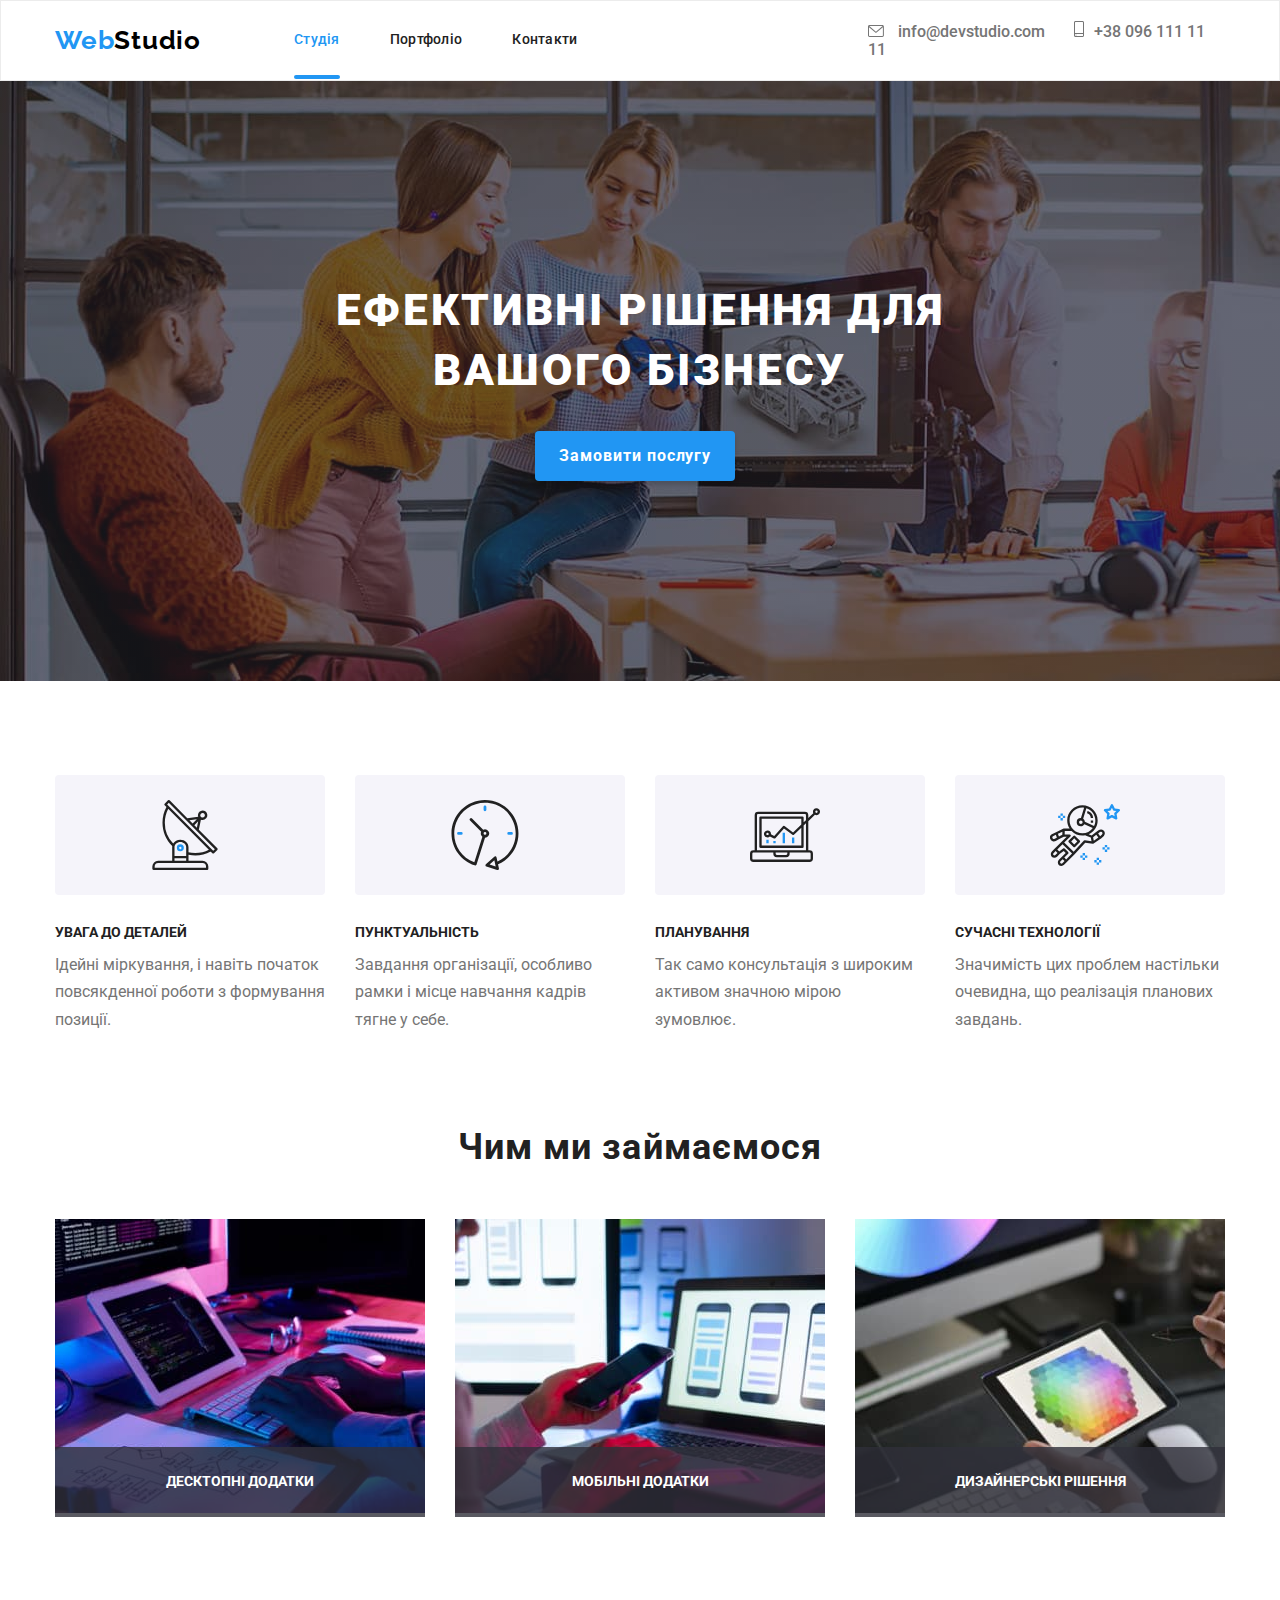
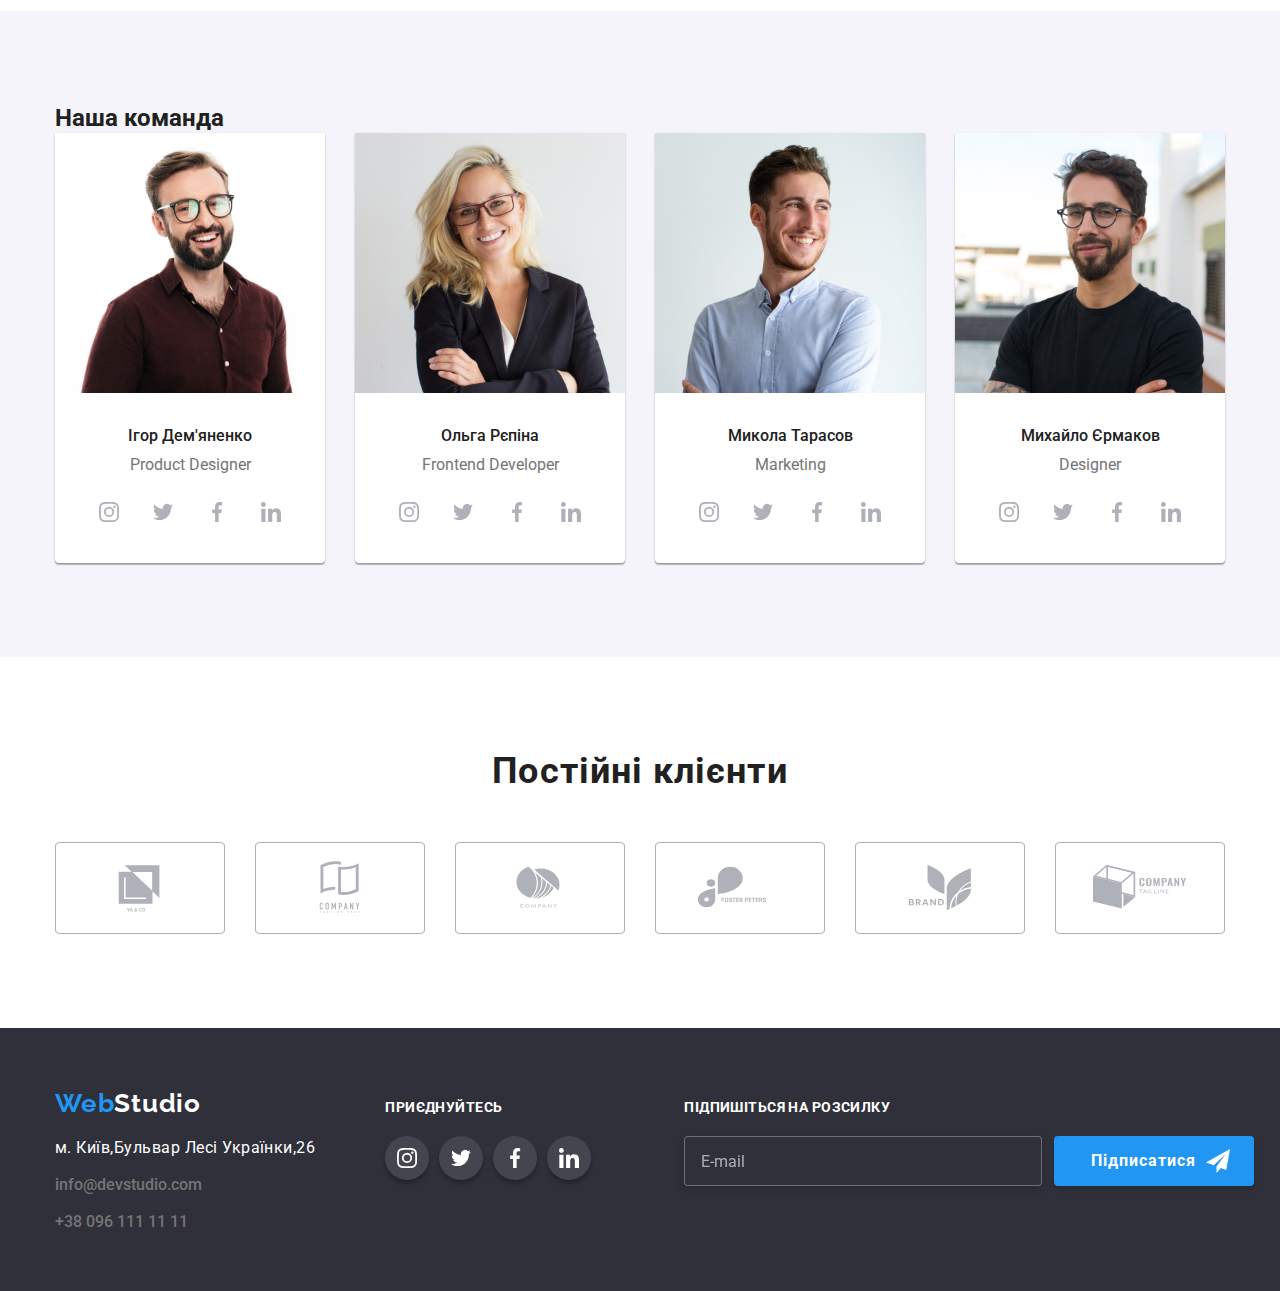
<file: index.html>
<!DOCTYPE html>
<html lang="ua">

<head>
    <meta charset="UTF-8">
    <meta http-equiv="X-UA-Compatible" content="IE=edge">
    <meta name="viewport" content="width=device-width, initial-scale=1.0">
    <title>goit-markup-hw-07</title>
    <link rel="stylesheet" href="./modern-normalize.css">
    <link rel="stylesheet" href="./css/main.min.css" />
    <link rel="preconnect" href="https://fonts.googleapis.com">
    <link rel="preconnect" href="https://fonts.gstatic.com" crossorigin>
    <link href="https://fonts.googleapis.com/css2?family=Raleway:wght@700&family=Roboto:wght@400;500;700;900&display=swap"
            rel="stylesheet">
</head>

<body>
    <header class="header">
        <div class="container">
            <div class="container__flex">
                <!--logo-->
                <a href="./index.html" lang="en" class="header__logo">Web<span class="header__logo-span"
                        lang="en">Studio</span>
                </a>
                <!--Navigation-->
                <nav class="nav">
                    <ul class="nav__list">
                        <li><a href="./index.html" class="nav__link current ">Студія</a></li>
                        <li><a href="./portfolio.html" class="nav__link">Портфоліо</a></li>
                        <li><a href="./index.html" class="nav__link">Контакти</a></li>
                    </ul>
                </nav>
                <!--Kontakty-->
                <ul class="contacts">
                    <a href="mailto:info@devstudio.com" class="contacts__link"><svg class="icon-header-mail" width="16"
                            height="12">
                            <use href="./images/symbol-svg.svg#header-icon1"></use>
                        </svg> info@devstudio.com</a>
                    <a href="tel:+380961111111" class="contacts__link">
                        <svg class="icon-header-mail" width="10" height="16">
                            <use href="./images/symbol-svg.svg#header-icon2"></use>
                        </svg>+38 096 111 11 11
                    </a>
                </ul>
            </div>
        </div>
    </header>
    <!--Main Button-->
    <section class="section section-hero">
        <div class="container container-button-main">
            <h1 class="section-hero__title">Ефективні рішення для <br /> вашого бізнесу</h1>
            <button data-modal-open type="button" class="section-hero__button">Замовити послугу</button>
        </div>
    </section>
    <!--Main-kontent-->
    <main>
        <section class="section">
            <div class="container">
                <h2 hidden> Нашi перваги </h2>
                <!--Uwaga-detalej-->
                <ul class="list-box">
                    <li class="list-box__item">
                        <div class="list-box__icon">
                            <svg class="icon-header-mail" width="70" height="70">
                                <use href="./images/symbol-svg.svg#opportunites-icon1"></use>
                            </svg>
                        </div>
                        <h3 class="list-box__title">
                            УВАГА ДО ДЕТАЛЕЙ
                        </h3>
                        <p class="list-box__text">Ідейні міркування, і навіть початок повсякденної роботи з формування
                            позиції.</p>
                    </li>
                    <!--Punkt-->
                    <li class="list-box__item">
                        <div class="list-box__icon">
                            <svg class="icon-header-mail" width="70" height="70">
                                <use href="./images/symbol-svg.svg#opportunites-icon2"></use>
                            </svg>
                        </div>
                        <h3 class="list-box__title">
                            ПУНКТУАЛЬНІСТЬ
                        </h3>
                        <p class="list-box__text">Завдання організації, особливо рамки і місце навчання кадрів тягне у себе.
                        </p>
                    </li>
                    <!--Plany-->
                    <li class="list-box__item">
                        <div class="list-box__icon">
                            <svg class="icon-header-mail" width="70" height="70">
                                <use href="./images/symbol-svg.svg#opportunites-icon3"></use>
                            </svg>
                        </div>
                        <h3 class="list-box__title">
                            ПЛАНУВАННЯ
                        </h3>
                        <p class="list-box__text">Так само консультація з широким активом значною мірою зумовлює.</p>
                    </li>
                    <!--Technologii-->
                    <li class="list-box__item">
                        <div class="list-box__icon">
                            <svg class="icon-header-mail" width="70" height="70">
                                <use href="./images/symbol-svg.svg#opportunites-icon4"></use>
                            </svg>
                        </div>
                        <h3 class="list-box__title">
                            СУЧАСНІ ТЕХНОЛОГІЇ
                        </h3>
                        <p class="list-box__text">Значимість цих проблем настільки очевидна, що реалізація планових завдань.
                        </p>
                    </li>
                </ul>
            </div>
        </section>
        <!--Blok-Img-Nazwa-->
        <section class="section-about-us">
            <div class="container">
                <h2 class="section-about-us__title">
                    Чим ми займаємося
                </h2>
                <!--images-->
                <ul class="section-about-us__img">
                    <li class="img">
                        <div class="box-computer-img">
                            <img src="./images/img1.jpg" alt="Tablet" width="370px" height="294" />
                            <p class="text-on-img">Десктопні додатки</p>
                        </div>
                    </li>
                    <li class="img">
                        <div class="box-computer-img">
                            <img src="./images/img2.jpg" alt="Telefon" width="370px" height="294" />
                            <p class="text-on-img">Мобільні додатки</p>
                        </div>
                    </li>
                    <li class="img">
                        <div class="box-computer-img">
                            <img src="./images/img3.jpg" alt="Tablet2" width="370px" height="294" />
                            <p class="text-on-img">Дизайнерські рішення</p>
                        </div>
                    </li>
                </ul>
            </div>
        </section>
        <!--Komanda-->
        <section class="section section-command">
            <div class="container">
                <h2 class="box-img-title">
                    Наша команда
                </h2>
                <!--img-Komanda-->
                <div class="team">
                    <li class="box-team">
                        <img class="img-komanda" src="./images/img4.jpg" alt="Ігор Дем'яненко" width=270px
                            height="260" />
                        <h3 class="title-team">Ігор Дем'яненко</h3>
                        <p class="text-team">Product Designer</p>
                        <div class="icon-team">
                            <a href="" class="link-social-icon">
                                <svg class="icon-social" width="20" height="20">
                                    <use href="./images/symbol-svg.svg#instagram-icon"></use>
                                </svg>
                            </a>
                            <a href="" class="link-social-icon">
                                <svg class="icon-social" width="20" height="20">
                                    <use href="./images/symbol-svg.svg#twitter-icon"></use>
                                </svg>
                            </a>
                            <a href="" class="link-social-icon">
                                <svg class="icon-social" width="20" height="20">
                                    <use href="./images/symbol-svg.svg#facebook-icon"></use>
                                </svg>
                            </a>
                            <a href="" class="link-social-icon">
                                <svg class="icon-social" width="20" height="20">
                                    <use href="./images/symbol-svg.svg#linkedin-icon"></use>
                                </svg>
                            </a>
                        </div>
                    </li>
                    <li class="box-team">
                        <img class="img-komanda" src="./images/img5.jpg" alt="Ольга Рєпіна" width=270px height="260" />
                        <h3 class="title-team">Ольга Рєпіна</h3>
                        <p class="text-team">Frontend Developer</p>
                        <div class="icon-team">
                            <a href="" class="link-social-icon">
                                <svg class="icon-social" width="20" height="20">
                                    <use href="./images/symbol-svg.svg#instagram-icon"></use>
                                </svg>
                            </a>
                            <a href="" class="link-social-icon">
                                <svg class="icon-social" width="20" height="20">
                                    <use href="./images/symbol-svg.svg#twitter-icon"></use>
                                </svg>
                            </a>
                            <a href="" class="link-social-icon">
                                <svg class="icon-social" width="20" height="20">
                                    <use href="./images/symbol-svg.svg#facebook-icon"></use>
                                </svg>
                            </a>
                            <a href="" class="link-social-icon">
                                <svg class="icon-social" width="20" height="20">
                                    <use href="./images/symbol-svg.svg#linkedin-icon"></use>
                                </svg>
                            </a>
                        </div>
                    </li>
                    <li class="box-team">
                        <img class="img-komanda" src="./images/img6.jpg" alt="Микола Тарасов" width=270px
                            height="260" />
                        <h3 class="title-team">Микола Тарасов</h3>
                        <p class="text-team">Marketing</p>
                        <div class="icon-team">
                            <a href="" class="link-social-icon">
                                <svg class="icon-social" width="20" height="20">
                                    <use href="./images/symbol-svg.svg#instagram-icon"></use>
                                </svg>
                            </a>
                            <a href="" class="link-social-icon">
                                <svg class="icon-social" width="20" height="20">
                                    <use href="./images/symbol-svg.svg#twitter-icon"></use>
                                </svg>
                            </a>
                            <a href="" class="link-social-icon">
                                <svg class="icon-social" width="20" height="20">
                                    <use href="./images/symbol-svg.svg#facebook-icon"></use>
                                </svg>
                            </a>
                            <a href="" class="link-social-icon">
                                <svg class="icon-social" width="20" height="20">
                                    <use href="./images/symbol-svg.svg#linkedin-icon"></use>
                                </svg>
                            </a>
                        </div>
                    </li>
                    <li class="box-team">
                        <img class="img-komanda" src="./images/img7.jpg" alt="Михайло Єрмаков" width=270px
                            height="260" />
                        <h3 class="title-team">Михайло Єрмаков</h3>
                        <p class="text-team">Designer</p>
                        <div class="icon-team">
                            <a href="" class="link-social-icon">
                                <svg class="icon-social" width="20" height="20">
                                    <use href="./images/symbol-svg.svg#instagram-icon"></use>
                                </svg>
                            </a>
                            <a href="" class="link-social-icon">
                                <svg class="icon-social" width="20" height="20">
                                    <use href="./images/symbol-svg.svg#twitter-icon"></use>
                                </svg>
                            </a>
                            <a href="" class="link-social-icon">
                                <svg class="icon-social" width="20" height="20">
                                    <use href="./images/symbol-svg.svg#facebook-icon"></use>
                                </svg>
                            </a>
                            <a href="" class="link-social-icon">
                                <svg class="icon-social" width="20" height="20">
                                    <use href="./images/symbol-svg.svg#linkedin-icon"></use>
                                </svg>
                            </a>
                        </div>
                    </li>
                    <svg </div>
        </section>
        <!-- Clients -->
        <section class="section">
            <div class="container">
                <h2 class="title-clients">Постійні клієнти</h2>
                <ul class="list-icon">
                    <li class="item-icon">
                        <a class="link-icon" href="">
                            <svg class="icon-clients" width="106" height="60">
                                <use href="./images/symbol-svg.svg#sponsor-icon1"></use>
                            </svg>
                        </a>
                    </li>
                    <li class="item-icon">
                        <a class="link-icon" href="">
                            <svg class="icon-clients" width="106" height="60">
                                <use href="./images/symbol-svg.svg#sponsor-icon2"></use>
                            </svg>
                        </a>
                    </li>
                    <li class="item-icon">
                        <a class="link-icon" href="">
                            <svg class="icon-clients" width="106" height="60">
                                <use href="./images/symbol-svg.svg#sponsor-icon3"></use>
                            </svg>
                        </a>
                    </li>
                    <li class="item-icon">
                        <a class="link-icon" href="">
                            <svg class="icon-clients" width="106" height="60">
                                <use href="./images/symbol-svg.svg#sponsor-icon4"></use>
                            </svg>
                        </a>
                    </li>
                    <li class="item-icon">
                        <a class="link-icon" href="">
                            <svg class="icon-clients" width="106" height="60">
                                <use href="./images/symbol-svg.svg#sponsor-icon5"></use>
                            </svg>
                        </a>
                    </li>
                    <li class="item-icon">
                        <a class="link-icon" href="">
                            <svg class="icon-clients" width="106" height="60">
                                <use href="./images/symbol-svg.svg#sponsor-icon6"></use>
                            </svg>
                        </a>
                    </li>
                </ul>
            </div>
        </section>
    </main>
    <footer class="footer">
        <div class="container footer-container">
            <div>
                <!--logo-Footer-->
                <li class="footer__logo">Web<span class="footer__logo-span" lang="en">Studio</span> </li>
                <!--adres-->
                <address class="footer__adres">
                    <ul>
                        <li> <a href="https://goo.gl/maps/xL5q8sHSDVabpXrc7" class="footer__adres-link">м. Київ,Бульвар Лесі
                                Українки,26</a></li><br />
                        <li> <a href="mailto:info@devstudio.com" class="contacts__link">info@devstudio.com</a></li><br />
                        <li> <a href="tel:+380961111111" class="contacts__link">+38 096 111 11 11</a></li>
                    </ul>
                </address>
            </div>
            <div class="footer__icon">
                <h3 class="footer__icon-title">Приєднуйтесь</h3>
                <ul class="footer__list-icon-wrapper">
                    <li class="footer__item-icon">
                        <a href="" class="footer__link-icon">
                            <svg class="icon-social" width="20" height="20">
                                <use href="./images/symbol-svg.svg#instagram-icon"></use>
                            </svg>
                        </a>
                    </li>
                    <li class="footer__item-icon">
                        <a href="" class="footer__link-icon">
                            <svg class="icon-social" width="20" height="20">
                                <use href="./images/symbol-svg.svg#twitter-icon"></use>
                            </svg>
                        </a>
                    </li>
                    <li class="footer__item-icon">
                        <a href="" class="footer__link-icon">
                            <svg class="icon-social" width="20" height="20">
                                <use href="./images/symbol-svg.svg#facebook-icon"></use>
                            </svg>
                        </a>
                    </li>
                    <li class="footer__item-icon">
                        <a href="" class="footer__link-icon">
                            <svg class="icon-social" width="20" height="20">
                                <use href="./images/symbol-svg.svg#linkedin-icon"></use>
                            </svg>
                        </a>
                    </li>
                </ul>
            </div>
            <form name="footer-form" autocomplete="on" class="form">
                <label for="footer-mail" class="footer__contact-form-mail-label">Підпишіться на розсилку</label>
                <input type="email" name="user-mail-footer" class="footer__contact-form-mail" id="footer-mail" placeholder="E-mail"
                    required />
                <button type="submit" class="footer__button">
                    Підписатися
                    <svg class="footer__button-icon" width="24px" height="24px">
                        <use href="./images/symbol-svg.svg#btn-telegram-icon"></use>
                    </svg>
                </button>
            </form>
        </div>
    </footer>
    <div class="backdrop is-hidden" data-modal>
        <div class="modal">
            <button class="btn-close" data-modal-close type="button"><svg class="modal-close-icon" width="18" height="18">
                    <use href="./images/symbol-svg.svg#close-icon"></use>
                </svg>
            </button>
            <b class="title-modal-form">Залиште свої дані, ми вам передзвонимо</b>
            <form name="modal-form">
                <label class="modal-form-label" for="user-name">Ім'я</label>
                <span class="icon-wrapper">
                    <input type="text" class="modal-form-input input-form" name="user-name" id="user-name" required />
                    <svg class="modal-icon" width="18" height="18">
                        <use href="./images/symbol-svg.svg#icon-man"></use>
                    </svg>
                </span>
                <label class="modal-form-label">Телефон</label>
                <span class="icon-wrapper">
                    <input name="phone" type="tel" class="modal-form-input input-form" required />
                    <svg class="modal-icon" width="18" height="18">
                        <use href="./images/symbol-svg.svg#telephone-icon"></use>
                    </svg>
                </span>
                <label class="modal-form-label">Пошта</label>
                <span class="icon-wrapper">
                    <input name="mail" type="email" class="modal-form-input input-form" />
                    <svg class="modal-icon" width="18" height="18">
                        <use href="./images/symbol-svg.svg#mail-icon"></use>
                    </svg>
                </span>
                <label for="message" class="modal-form-label">Коментар</label>
                <textarea name="message" class="modal-form-input textarea-form" placeholder="Введіть текст"
                    id="user-message"></textarea>
                <div class="checkbox-modal-wrapper">
                    <input type="checkbox" id="user-policy" name="user-policy"
                        class="visually-hidden modal-form-checkbox" />
                    <label for="user-policy" class="modal-form-checkbox-label">Погоджуюся з розсилкою та приймаю &nbsp;
                        <a href="" class="modal-link-policy">Умови договору</a>
                    </label>
                </div>
                <button type="submit" class="modal-form-button">Відправити</button>
            </form>
        </div>
    </div>
    <script src="./js/modal.js"></script>
</body>

</html>
</file>
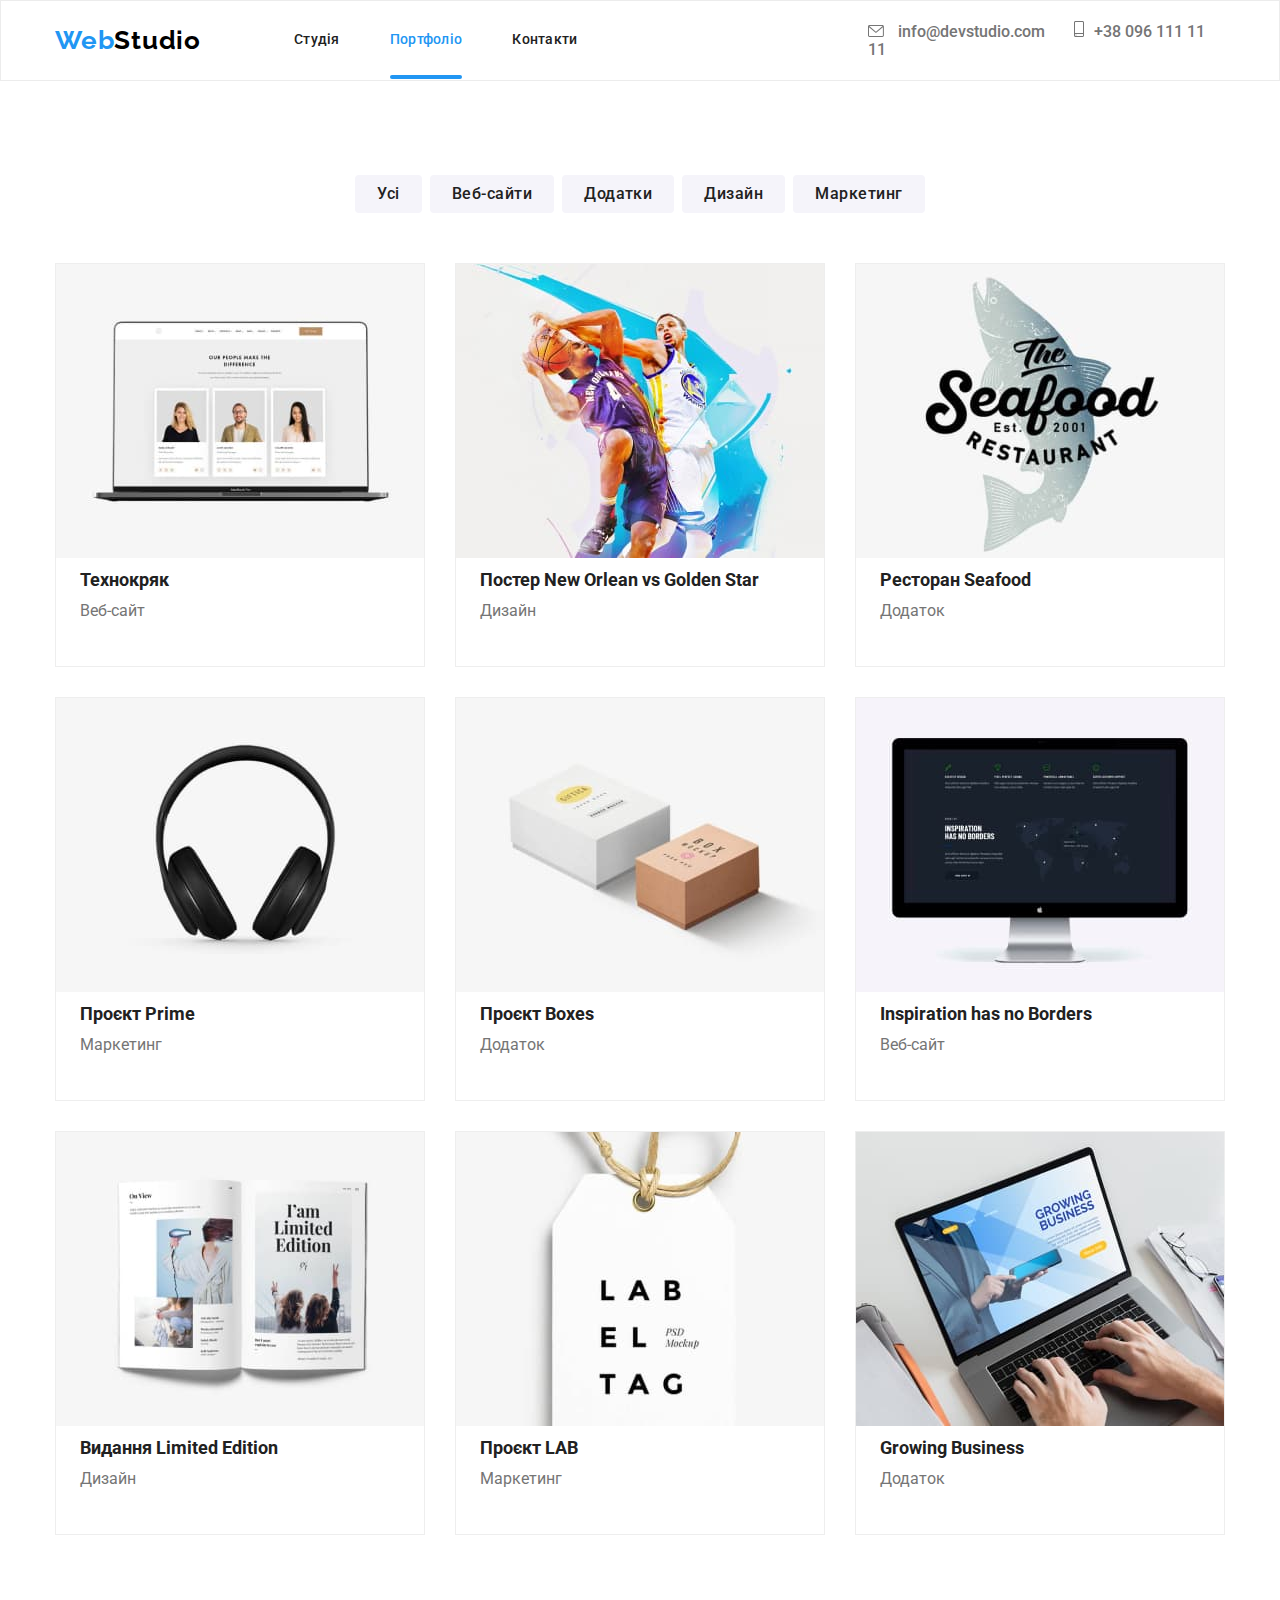
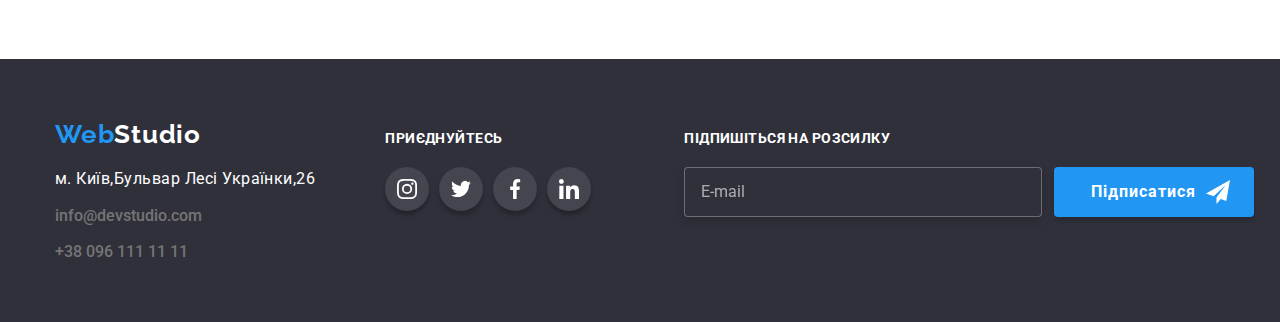
<file: portfolio.html>
<!DOCTYPE html>
<html lang="ua">

<head>
    <meta charset="UTF-8">
    <meta http-equiv="X-UA-Compatible" content="IE=edge">
    <meta name="viewport" content="width=device-width, initial-scale=1.0">
    <title>goit-markup-hw-07</title>
    <link rel="stylesheet" href="./modern-normalize.css">
    <link rel="stylesheet" href="./css/main.min.css" />
    <link rel="preconnect" href="https://fonts.googleapis.com">
    <link rel="preconnect" href="https://fonts.gstatic.com" crossorigin>
    <link href="https://fonts.googleapis.com/css2?family=Raleway:wght@700&family=Roboto:wght@400;500;700;900&display=swap"
            rel="stylesheet">
</head>

<body>
    <header class="header">
        <div class="container">
            <div class="container__flex">
                <!--logo-->
                <a href="./index.html" lang="en" class="header__logo">Web<span class="header__logo-span"
                        lang="en">Studio</span>
                </a>
                <!--Navigation-->
                <nav class="nav">
                    <ul class="nav__list">
                        <li><a href="./index.html" class="nav__link">Студія</a></li>
                        <li><a href="./portfolio.html" class="nav__link current">Портфоліо</a></li>
                        <li><a href="./index.html" class="nav__link">Контакти</a></li>
                    </ul>
                </nav>
                <!--Kontakty-->
                <ul class="contacts">
                    <a href="mailto:info@devstudio.com" class="contacts__link"><svg class="icon-header-mail" width="16"
                            height="12">
                            <use href="./images/symbol-svg.svg#header-icon1"></use>
                        </svg> info@devstudio.com</a>
                    <a href="tel:+380961111111" class="contacts__link">
                        <svg class="icon-header-mail" width="10" height="16">
                            <use href="./images/symbol-svg.svg#header-icon2"></use>
                        </svg>+38 096 111 11 11
                    </a>
                </ul>
            </div>
        </div>
    </header>
    <main>
        <!-- buttons-links -->
        <section class="section-buttons-portfolio">
            <h1 hidden>Нашi проєкти</h1>
            <div class="container ">
                <ul class="projects-buttons">
                    <li class="buttons-portfolio"><button type="button" class="buttons-link">Усі</button></li>
                    <li class="buttons-portfolio"><button type="button" class="buttons-link">Веб-сайти</button></li>
                    <li class="buttons-portfolio"><button type="button" class="buttons-link">Додатки</button></li>
                    <li class="buttons-portfolio"><button type="button" class="buttons-link">Дизайн</button></li>
                    <li class="buttons-portfolio"><button type="button" class="buttons-link">Маркетинг</button></li>
                </ul>
            </div>
        </section>
        <!-- projekty-Links -->
        <section class="section-cards">
            <h2 hidden>Projects</h2>
            <ul class="item-projects">
                <li class="container-cards">
                    <div class="img-overlay">
                        <a href="/">
                            <img src="./images/img8.jpg" alt="Технокряк" width="370px" height="294px" />
                            <p class="overlay">
                                Ресурс пропонує комплексні пропозиції з різним рівнем функціоналу та сервісів. Все
                                це
                                дозволить відвідувачу отримати
                                вичерпні відомості про компанію чи приватну особу.
                            </p>
                    </div>
                    <h3 class="title-projects">Технокряк</h3>
                    <p class="text-projects">Веб-сайт</p>
                    </a>
                </li>
                <li class="container-cards">
                    <div class="img-overlay">
                        <a href="/">
                            <img src="./images/img9.jpg" alt="Постер New Orlean vs Golden Star" width="370px"
                                height="294px" />
                            <p class="overlay">
                                Ресурс пропонує комплексні пропозиції з різним рівнем функціоналу та сервісів. Все
                                це
                                дозволить відвідувачу отримати
                                вичерпні відомості про компанію чи приватну особу.
                            </p>
                    </div>
                    <h3 class="title-projects">Постер New Orlean vs Golden Star</h3>
                    <p class="text-projects">Дизайн</p>
                    </a>
                </li>
                <li class="container-cards">
                    <div class="img-overlay">
                        <a href="/">
                            <img src="./images/img10.jpg" alt="Ресторан Seafood" width="370px" height="294px" />
                            <p class="overlay">
                                Ресурс пропонує комплексні пропозиції з різним рівнем функціоналу та сервісів. Все
                                це
                                дозволить відвідувачу отримати
                                вичерпні відомості про компанію чи приватну особу.
                            </p>
                    </div>
                    <h3 class="title-projects">Ресторан Seafood</h3>
                    <p class="text-projects">Додаток</p>
                    </a>
                </li>
                <li class="container-cards">
                    <div class="img-overlay">
                        <a href="/">
                            <img src="./images/img11.jpg" alt="Проєкт Prime" width="370px" height="294px" />
                            <p class="overlay">
                                Ресурс пропонує комплексні пропозиції з різним рівнем функціоналу та сервісів. Все
                                це
                                дозволить відвідувачу отримати
                                вичерпні відомості про компанію чи приватну особу.
                            </p>
                    </div>
                    <h3 class="title-projects">Проєкт Prime</h3>
                    <p class="text-projects">Маркетинг</p>
                    </a>
                </li>
                <li class="container-cards">
                    <div class="img-overlay">
                        <a href="/">
                            <img src="./images/img12.jpg" alt="Проєкт Boxes" width="370px" height="294px" />
                            <p class="overlay">
                                Ресурс пропонує комплексні пропозиції з різним рівнем функціоналу та сервісів. Все
                                це
                                дозволить відвідувачу отримати
                                вичерпні відомості про компанію чи приватну особу.
                            </p>
                    </div>
                    <h3 class="title-projects">Проєкт Boxes</h3>
                    <p class="text-projects">Додаток</p>
                    </a>
                </li>
                <li class="container-cards">
                    <div class="img-overlay">
                        <a href="/">
                            <img src="./images/img13.jpg" alt="Inspiration has no Borders" width="370px"
                                height="294px" />
                            <p class="overlay">
                                Ресурс пропонує комплексні пропозиції з різним рівнем функціоналу та сервісів. Все
                                це
                                дозволить відвідувачу отримати
                                вичерпні відомості про компанію чи приватну особу.
                            </p>
                    </div>
                    <h3 class="title-projects">Inspiration has no Borders</h3>
                    <p class="text-projects">Веб-сайт</p>
                    </a>
                </li>
                <li class="container-cards">
                    <div class="img-overlay">
                        <a href="/">
                            <img src="./images/img14.jpg" alt="Видання Limited Edition" width="370px" height="294px" />
                            <p class="overlay">
                                Ресурс пропонує комплексні пропозиції з різним рівнем функціоналу та сервісів. Все
                                це
                                дозволить відвідувачу отримати
                                вичерпні відомості про компанію чи приватну особу.
                            </p>
                    </div>
                    <h3 class="title-projects">Видання Limited Edition</h3>
                    <p class="text-projects">Дизайн</p>
                    </a>
                </li>
                <li class="container-cards">
                    <div class="img-overlay">
                        <a href="/">
                            <img src="./images/img15.jpg" alt="Проєкт LAB" width="370px" height="294px" />
                            <p class="overlay">
                                Ресурс пропонує комплексні пропозиції з різним рівнем функціоналу та сервісів. Все
                                це
                                дозволить відвідувачу отримати
                                вичерпні відомості про компанію чи приватну особу.
                            </p>
                    </div>
                    <h3 class="title-projects">Проєкт LAB</h3>
                    <p class="text-projects">Маркетинг</p>
                    </a>
                </li>
                <li class="container-cards">
                    <div class="img-overlay">
                        <a href="/">
                            <img src="./images/img16.jpg" alt="Growing Business" width="370px" height="294px" />
                            <p class="overlay">
                                Ресурс пропонує комплексні пропозиції з різним рівнем функціоналу та сервісів. Все
                                це
                                дозволить відвідувачу отримати
                                вичерпні відомості про компанію чи приватну особу.
                            </p>
                    </div>
                    <h3 class="title-projects">Growing Business</h3>
                    <p class="text-projects">Додаток</p>
                    </a>
                </li>
            </ul>
        </section>
    </main>
    <footer class="footer">
        <div class="container footer-container">
            <div>
                <!--logo-Footer-->
                <li class="footer__logo">Web<span class="footer__logo-span" lang="en">Studio</span> </li>
                <!--adres-->
                <address class="footer__adres">
                    <ul>
                        <li> <a href="https://goo.gl/maps/xL5q8sHSDVabpXrc7" class="footer__adres-link">м. Київ,Бульвар Лесі
                                Українки,26</a></li><br />
                        <li> <a href="mailto:info@devstudio.com" class="contacts__link">info@devstudio.com</a></li><br />
                        <li> <a href="tel:+380961111111" class="contacts__link">+38 096 111 11 11</a></li>
                    </ul>
                </address>
            </div>
            <div class="footer__icon">
                <h3 class="footer__icon-title">Приєднуйтесь</h3>
                <ul class="footer__list-icon-wrapper">
                    <li class="footer__item-icon">
                        <a href="" class="footer__link-icon">
                            <svg class="icon-social" width="20" height="20">
                                <use href="./images/symbol-svg.svg#instagram-icon"></use>
                            </svg>
                        </a>
                    </li>
                    <li class="footer__item-icon">
                        <a href="" class="footer__link-icon">
                            <svg class="icon-social" width="20" height="20">
                                <use href="./images/symbol-svg.svg#twitter-icon"></use>
                            </svg>
                        </a>
                    </li>
                    <li class="footer__item-icon">
                        <a href="" class="footer__link-icon">
                            <svg class="icon-social" width="20" height="20">
                                <use href="./images/symbol-svg.svg#facebook-icon"></use>
                            </svg>
                        </a>
                    </li>
                    <li class="footer__item-icon">
                        <a href="" class="footer__link-icon">
                            <svg class="icon-social" width="20" height="20">
                                <use href="./images/symbol-svg.svg#linkedin-icon"></use>
                            </svg>
                        </a>
                    </li>
                </ul>
            </div>
            <form name="footer-form" autocomplete="on" class="form">
                <label for="footer-mail" class="footer__contact-form-mail-label">Підпишіться на розсилку</label>
                <input type="email" name="user-mail-footer" class="footer__contact-form-mail" id="footer-mail"
                    placeholder="E-mail" required />
                <button type="submit" class="footer__button">
                    Підписатися
                    <svg class="footer__button-icon" width="24px" height="24px">
                        <use href="./images/symbol-svg.svg#btn-telegram-icon"></use>
                    </svg>
                </button>
            </form>
        </div>
    </footer>
</body>

</html>
</file>
<file: css/main.min.css>
:root{--color-main: #757575;--color-dark: #212121;--color-hover: #2196F3;--font-weight: 500;--font-size: 14px}a{text-decoration:none}li{list-style-type:none}h1,h2,h3,ul,p{margin:0;padding:0}body{font-family:"Roboto",sans-serif;color:var(--color-dark)}.section{padding-top:94px;padding-bottom:94px}.container{width:1200px;padding:0 15px;margin:0 auto}.container__flex{display:flex;align-items:center}.header{border:1px solid #ececec}header a{padding:24px 0px}.header__logo{font-family:"Raleway";font-weight:700;font-size:26px;line-height:1.19;letter-spacing:.03em;color:var(--color-hover);text-decoration:none;margin-right:93px}.header__logo-span{font-family:"Raleway";font-weight:700;color:#000}.nav__list{display:flex;font-size:var(--font-size);line-height:1.14;font-weight:var(--font-weight);letter-spacing:.02em;text-decoration:none;margin-right:290px;gap:50px}.nav__list .nav__link{font-weight:var(--font-weight);color:var(--color-dark);font-size:var(--font-size);line-height:1.14;position:relative;padding-bottom:32px;letter-spacing:.02em;transition:color 250ms cubic-bezier(0.4, 0, 0.2, 1)}.nav__list .current::after{content:"";position:absolute;width:100%;height:4px;top:auto;right:0;bottom:0;left:0;background-color:var(--color-hover);border-radius:2px}.nav__list .current{color:var(--color-hover)}.nav__link:hover,.nav__link:focus{color:var(--color-hover);transition-duration:250ms;transition-timing-function:cubic-bezier(0.4, 0, 0.2, 1)}.contacts>.contacts__link:not(:last-child){margin-right:25px}.contacts__link{font-style:normal;font-weight:var(--font-weight);color:var(--color-main)}.contacts__link:hover,.contacts__link:focus{color:var(--color-hover);transition-duration:250ms;transition-timing-function:cubic-bezier(0.4, 0, 0.2, 1)}.icon-header-mail{margin-right:10px;fill:currentColor}.icon-header-mail:hover,.icon-header-mail:focus{fill:var(--color-hover);transition-duration:250ms;transition-timing-function:cubic-bezier(0.4, 0, 0.2, 1)}.footer__logo{font-family:"Raleway";font-weight:700;color:var(--color-hover);font-size:26px;line-height:1.19;letter-spacing:.03em;text-decoration:none;display:inline-block;margin-bottom:20px}.footer__logo-span{font-family:"Raleway";font-weight:700;color:#fff}.footer{background-color:#2f303a;padding-bottom:60px;padding-top:60px;display:flex}.footer__icon-title{font-family:"Roboto";font-style:normal;font-weight:700;font-size:14px;line-height:1.14;letter-spacing:.03em;text-transform:uppercase;margin-bottom:20px;color:#fff}.footer__icon{display:auto;margin-left:70px}.footer__list-icon-wrapper{display:flex}.footer__item-icon{list-style:none;margin-right:93px}.footer__item-icon:not(:last-child){margin-right:10px}.footer__link-icon{display:flex;align-items:center;justify-content:center;width:44px;height:44px;color:#fff;background-color:rgba(255,255,255,.1);border-radius:50%;box-shadow:0px 4px 4px rgba(0,0,0,.25);cursor:pointer}.footer__link-icon:hover,.footer__link-icon:focus{background-color:var(--color-hover);transition-duration:250ms;transition-timing-function:cubic-bezier(0.4, 0, 0.2, 1)}.footer-container{display:flex;align-items:baseline}.for{display:flex}.footer__contact-form-mail-label{display:block;margin-bottom:20px;color:#fff;font-weight:700;font-size:14px;line-height:1.14;letter-spacing:.03em;text-transform:uppercase}.footer__contact-form-mail{margin-right:12px;padding:15px 16px;width:358px;height:50px;color:#fff;border:1px solid rgba(255,255,255,.3);filter:drop-shadow(0px 4px 4px rgba(0, 0, 0, 0.15));border-radius:4px;background-color:#2f303a;outline:none}.footer__contact-form-mail::placeholder{color:rgba(255,255,255,.6)}.footer__button{position:absolute;padding-right:28px;width:200px;height:50px;text-align:center;font-weight:700;font-size:16px;line-height:1.87;letter-spacing:.06em;border:var(--color-hover);border-radius:4px;background-color:#2196f3;box-shadow:0px 4px 4px rgba(0,0,0,.15);color:#fff;cursor:pointer;transition:background-color 250ms cubic-bezier(0.4, 0, 0.2, 1)}.footer__button:focus,.footer__button:hover{background-color:rgba(33,150,243,.9)}.footer__button-icon{margin-top:3px;margin-left:10px;position:absolute}.footer__adres-link{font-style:normal;font-weight:400;color:#fff;letter-spacing:.03em}.footer__adres-link:hover,.footer__adres-link:focus{color:var(--color-hover);transition-duration:250ms;transition-timing-function:cubic-bezier(0.4, 0, 0.2, 1)}.footer__adres{text-decoration:none}.section-hero{max-width:1600px;height:600px;padding-top:200px;padding-bottom:200px;margin-right:auto;margin-left:auto;background-image:linear-gradient(rgba(47, 48, 58, 0.4), rgba(47, 48, 58, 0.4)),url(../images/hero-img17.jpg);background-repeat:no-repeat;background-size:cover;background-color:#2f303a}.section-hero__title{font-style:normal;font-weight:900;color:#fff;margin-bottom:30px;line-height:1.36;font-size:44px;text-transform:uppercase;letter-spacing:.06em;text-align:center}.container-button-main{display:block}.section-hero__button{font-style:normal;align-items:center;text-align:center;background-color:var(--color-hover);box-shadow:0px 4px 4px rgba(0,0,0,.15);border-radius:4px;font-weight:700;color:#fff;font-weight:700;font-size:16px;line-height:1.87;letter-spacing:.06em;padding:10px 24px;border:0px;margin-left:480px;cursor:pointer}.list-box__icon{display:flex;justify-content:center;align-items:center;width:270px;height:120px;margin-bottom:30px;border-radius:4px;background-color:#f5f4fa}.list-box{display:flex}.list-box .list-box__item:not(:last-child){margin-right:30px}.list-box__title{line-height:1.14;color:var(--color-dark);font-size:var(--font-size);margin-bottom:10px}.list-box__text{line-height:1.71;color:var(--color-main);font-size:var(--fot-size)}.section-about-us{padding-top:0;padding-bottom:94px}.section-about-us__title{margin-bottom:50px;text-align:center;font-weight:700;font-size:36px;line-height:1.16;letter-spacing:.03em;color:var(--color-dark)}.section-about-us__img{display:flex}.box-computer-img{position:relative}.text-on-img{position:absolute;bottom:0;left:0;display:flex;justify-content:center;align-items:center;width:370px;height:70px;font-weight:700;font-size:14px;line-height:1.14;text-transform:uppercase;color:#fff;background:rgba(47,48,58,.8)}.img{margin-right:30px}.section-command{background-color:#f5f4fa}.team{display:flex}.box-team{width:270px;height:430px;background:#fff;box-shadow:0px 1px 3px rgba(0,0,0,.12),0px 1px 1px rgba(0,0,0,.14),0px 2px 1px rgba(0,0,0,.2);border-radius:0px 0px 4px 4px;margin-right:30px}.title-team{padding-top:30px;font-size:16px;line-height:1.18;color:var(--color-dark);font-weight:var(--font-weight);text-align:center}.text-team{text-align:center;padding-top:10px;font-size:16px;line-height:1.18;font-weight:400;color:var(--color-main)}.icon-team{display:flex;align-items:center;justify-content:center;margin-top:15px}.link-social-icon{display:flex;justify-content:center;align-items:center;width:44px;height:44px;color:#afb1b8;cursor:pointer}.link-social-icon:hover,.link-social-icon:focus{color:#fff;background-color:var(--color-hover);border-radius:50%;transition-duration:250ms;transition-timing-function:cubic-bezier(0.4, 0, 0.2, 1)}.link-social-icon:not(:last-child){margin-right:10px}.icon-social{fill:currentColor}.title-clients{font-family:"Roboto";font-style:normal;font-weight:700;font-size:36px;line-height:1.16;text-align:center;letter-spacing:.03em;margin-bottom:50px}.list-icon{display:flex}.item-icon:not(:first-child){margin-left:30px}.link-icon{display:block}.link-icon{display:flex;width:170px;height:92px;justify-content:center;align-items:center;color:#afb1b8;border:1px solid #afb1b8;border-radius:4px}.link-icon:hover,.link-icon:focus{color:#2196f3;border:1px solid #2196f3;transition-duration:250ms;transition-timing-function:cubic-bezier(0.4, 0, 0.2, 1)}.icon-clients{fill:currentColor}.backdrop{position:fixed;width:100vw;height:100vh;top:0;left:0;right:0;background:rgba(0,0,0,.2);transition:opacity 250ms cubic-bezier(0.4, 0, 0.2, 1),visibility 250ms cubic-bezier(0.4, 0, 0.2, 1)}.backdrop.is-hidden{opacity:0;visibility:hidden;pointer-events:0}.modal{position:absolute;width:528px;height:581px;padding-top:44.5px;padding-left:36px;padding-right:44px;padding-bottom:35px;background-color:#fff;left:50%;top:50%;transform:translate(-50%, -50%);box-shadow:0px 1px 3px rgba(0,0,0,.12),0px 1px 1px rgba(0,0,0,.14),0px 2px 1px rgba(0,0,0,.2);border-radius:4px}.btn-close{position:absolute;top:8px;right:8px;display:flex;justify-content:center;align-items:center;padding:0;width:30px;height:30px;border-radius:50%;background:#fff;border:1px solid rgba(0,0,0,.1);cursor:pointer}.btn-close:hover .modal-close-icon{fill:var(--color-hover)}.modal-form{display:flex;flex-direction:column}.title-modal-form{display:block;text-align:center;margin-bottom:12px;font-weight:700;font-size:20px;line-height:1.15;letter-spacing:.03em;color:#212121;font-family:"Roboto";font-style:normal;font-weight:700;font-size:20px;line-height:23px;text-align:center;letter-spacing:.03em;color:#212121}.modal-form-label{position:relative;display:block;margin-bottom:4px;font-size:12px;line-height:1.16;letter-spacing:.01em;color:#757575}.icon-wrapper{position:relative}.modal-icon{position:absolute;top:50%;transform:translateY(-50%);left:12px}.modal-form-input{display:block;margin-bottom:10px;width:100%;height:40px;padding:12px 11px;outline:none;border:1px solid rgba(33,33,33,.2);border-radius:4px}.modal-form-input:focus+.modal-icon{fill:#188ce8}.input-form{padding-left:42px}.modal-form-input:focus{outline:0;border-color:#2196f3}.textarea-form{height:120px;resize:none;margin-bottom:20px}.textarea-form::placeholder{font-size:12px;line-height:1.16;letter-spacing:.01em;color:rgba(117,117,117,.5)}.checkbox-modal-wrapper{margin-bottom:30px}.modal-form-checkbox-label{display:flex;align-items:center;font-size:14px;line-height:1.71;letter-spacing:.03em;color:#757575}.modal-form-checkbox-label::before{content:"";display:inline-block;width:16px;height:15px;margin-right:8.5px;border:1px solid #000;background-image:url(../images/checbox-modal-icon.svg);background-repeat:no-repeat;background-position:50% 50%;cursor:pointer;transition:box-shadow 250ms cubic-bezier(0.4, 0, 0.2, 1),background-color 250ms cubic-bezier(0.4, 0, 0.2, 1)}.modal-form-checkbox:checked+.modal-form-checkbox-label::before{background-color:#188ce8;border:0px}.modal-form-checkbox:focus+.modal-form-checkbox-label::before{box-shadow:0px 4px 4px rgba(0,0,0,.25)}.modal-link-policy{font-size:14px;line-height:1.71;letter-spacing:.03em;text-decoration-line:underline;color:#2196f3;transition:color 250ms cubic-bezier(0.4, 0, 0.2, 1)}.modal-link-policy:hover,.modal-link-policy:focus{color:#1675c2}.modal-form-button{display:block;margin:0 auto;width:200px;height:50px;font-weight:700;font-size:16px;line-height:1.87;letter-spacing:.06em;background-color:#2196f3;border:0;border-radius:4px;color:#fff;cursor:pointer;transition:background-color 250ms cubic-bezier(0.4, 0, 0.2, 1)}.modal-form-button:focus,.modal-form-button:hover{background-color:#188ce8;box-shadow:0px 2px 3px rgba(0,0,0,.15)}.visually-hidden{position:absolute;width:1px;height:1px;margin:-1px;border:0;padding:0;white-space:nowrap;clip-path:inset(100%);clip:rect(0 0 0 0);overflow:hidden}.section-buttons-portfolio{margin-top:94px;margin-bottom:50px}.projects-buttons{display:flex;justify-content:center}.projects-buttons>.buttons-portfolio:not(:last-child){margin-right:8px}.buttons-link{color:var(--color-dark);list-style:none;line-height:1.62;font-size:16px;border-radius:4px;text-align:center;letter-spacing:.03em;font-weight:var(--font-weight);padding:6px 22px;background-color:#f5f4fa;border:none}.buttons-link:hover,.buttons-link:focus{background-color:var(--color-hover);color:#fff;cursor:pointer;box-shadow:0px 3px 1px rgba(0,0,0,.1),0px 1px 2px rgba(0,0,0,.08),0px 2px 2px rgba(0,0,0,.12);transition-duration:250ms;transition-timing-function:cubic-bezier(0.4, 0, 0.2, 1)}.section-cards{margin-bottom:94px}.item-projects{justify-content:center;flex-wrap:wrap}.title-projects{font-size:18px;line-height:2;color:var(--color-dark);font-weight:700;justify-content:flex-start}.text-projects{font-size:16px;line-height:1.18;font-weight:400;color:var(--color-main)}.item-projects{display:block;margin-left:30px;flex-wrap:wrap;display:flex}.title-projects{text-align:left;padding-left:24px;padding-bottom:4px;font-size:18px;line-height:2;color:var(--color-dark);font-weight:700}.text-projects{text-align:left;padding-left:24px;padding-bottom:4px;font-size:16px;line-height:1.18;font-weight:400;color:var(--color-main)}.container-cards{background:#fff;border:1px solid #eee;box-sizing:border-box;width:370px;height:404px;text-align:center;margin-right:30px;margin-bottom:30px}.container-cards:hover,.container-cards:focus{box-shadow:0px 1px 1px rgba(0,0,0,.12),0px 4px 4px rgba(0,0,0,.06),1px 4px 6px rgba(0,0,0,.16);transition-duration:250ms}.img-overlay{display:block;overflow:hidden;position:relative}.container-cards:hover .overlay,.container-cards:focus .overlay{transform:translatey(0);transition-duration:250ms}.overlay{position:absolute;text-align:left;left:0;top:0;width:100%;height:100%;background-color:rgba(33,150,243,.9);overflow:auto;transition-property:inherit;transform:translatey(100%);transition-duration:250ms;transition-timing-function:cubic-bezier(0.4, 0, 0.2, 1);padding:63px 24px;color:#fff;font-size:18px;line-height:1.55;letter-spacing:.03em}/*# sourceMappingURL=main.min.css.map */
</file>
